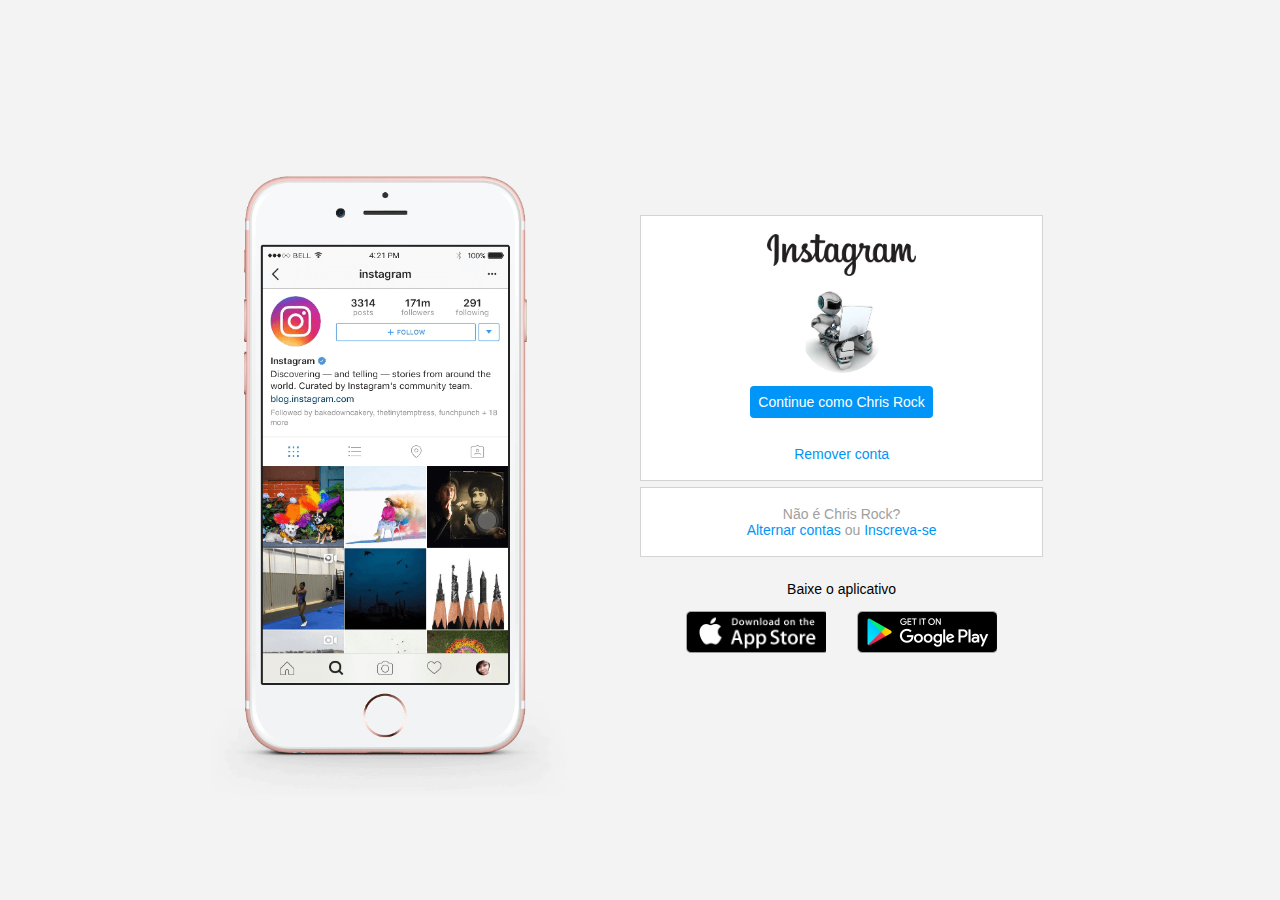
<file: Instagram-Clone-LoginContinue/index.html>
<!DOCTYPE html>
<html lang="en">
    <head>
        <meta charset="UTF-8">
        <meta http-equiv="X-UA-Compatible" content="IE=edge">
        <meta name="viewport" content="width=device-width, initial-scale=1.0">
        <link rel="stylesheet" href="estilo.css">
        <title>Login Instagram Clone</title>
    </head>
    <body>
        <main>
            <div class="instagram-wrapper">
                <div class="instagram-phone">
                    <img src="./img/instagram-celular.png" alt="Celular">
                </div>
                <div class="instagram-continue">
                    <div class="group">
                        <img class="instagram-logo" src="./img/instagram-logo.png" alt="Instagram Logo">
                        
                        <div class="profile-photo">
                            <img src="./img/perfil-instagram.jpg" alt="Foto do perfil">
                        </div>

                        <a href="#" class="instagram-login"> Continue como Chris Rock </a>
                        <a href="#" class="instagram-logout"> Remover conta </a>
                    </div> <!-- Final .group -->

                    <div class="group">
                        <p class="not-account">Não é Chris Rock? </p>
                        <p class="not-account">
                            <span class="link-blue"> Alternar contas </span>
                            ou
                            <span class="link-blue"> Inscreva-se </span>
                        </p>
                    </div> <!-- Final .group -->

                    <div class="get-the-app">
                        <p class="get-app"> Baixe o aplicativo </p>
                        <div class="download">
                            <a href="#" class="app-download"> </a>
                            <a href="#" class="app-download"> </a>
                        </div>
                    </div>

                </div> <!-- Final .instagram-continue -->
            </div> <!-- Final .instagram-wrapper -->
        </main>

    </body>
</html>
</file>
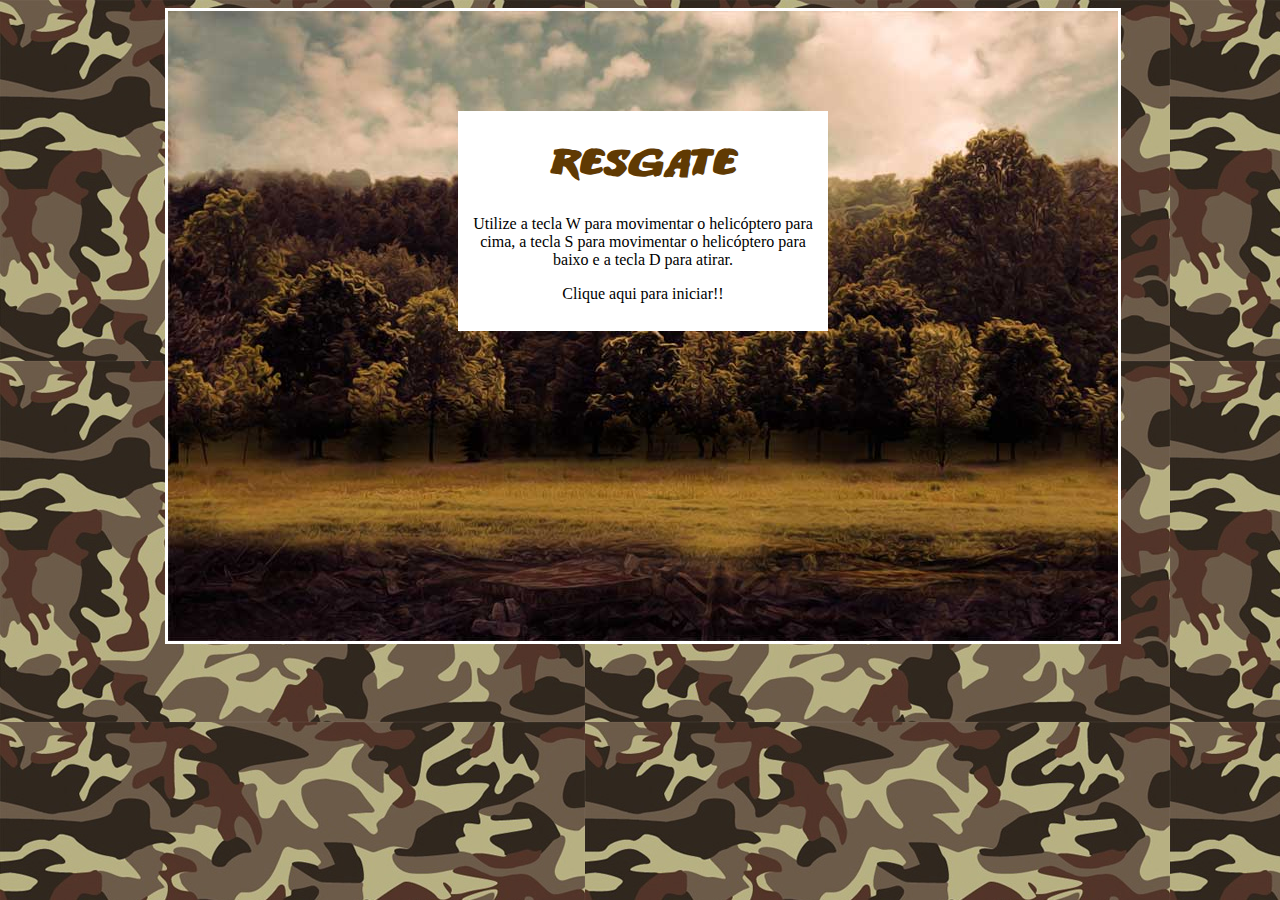
<file: JogoDeNaves-comJavaScript/index.html>
<!DOCTYPE html>
<html lang="pt-br">
	<head>
		<meta charset="utf-8">

		<link href="css/style.css" rel="stylesheet" type="text/css">
		<title>Resgate</title>

	</head>

	<body>
		<div id="container"> <!-- div container !-->

			<div id="fundoGame"> <!-- div fundoGame !-->
			
				<div id="inicio" onclick="start()"><h1> Resgate </h1> <!-- div inicio !-->
					<p>Utilize a tecla W para movimentar o helicóptero para cima, a tecla S para movimentar o helicóptero para baixo e a tecla D para atirar.</p>
					<p> Clique aqui para iniciar!! </p>
				</div> <!-- Fim da div inicio !-->

			</div> <!-- Fim da div fundoGame !-->

		</div> <!-- Fim da div container !-->

		<!-- Sons do jogo !-->
		<audio src="sons/som.mp3" preload="auto" id="somDisparo"></audio>
		<audio src="sons/explosao.mp3" preload="auto" id="somExplosao"></audio>
		<audio src="sons/musica_fundo.mp3" preload="auto" id="musica"></audio>
		<audio src="sons/gameover.mp3" preload="auto" id="somGameover"></audio>
		<audio src="sons/perdido.mp3" preload="auto" id="somPerdido"></audio>	
		<audio src="sons/resgate.mp3" preload="auto" id="somResgate"></audio>


		<script src="js/jquery-1.11.1.min.js" type="text/javascript"></script>
		<script src="js/scripts.js" type="text/javascript"></script> 
		<script type="text/javascript" src="js/jquery-collision.min.js"></script>

	</body>
</html>
</file>
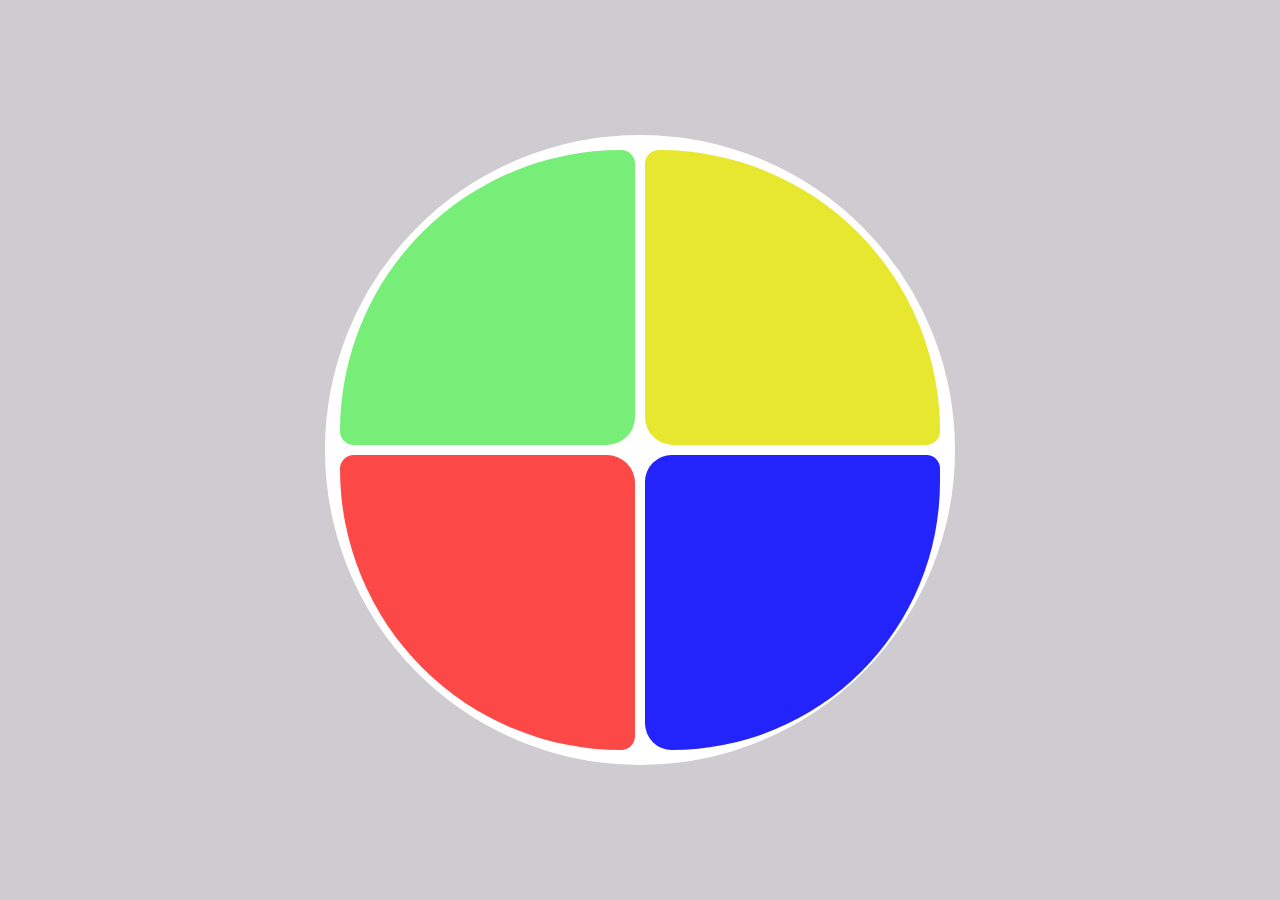
<file: JogoGenius/index.html>
<!DOCTYPE html>
<html lang="en">
    <head>
        <meta charset="UTF-8">
        <meta http-equiv="X-UA-Compatible" content="IE=edge">
        <meta name="viewport" content="width=device-width, initial-scale=1.0">
        <title> Jogo Genius </title>
        <link rel="stylesheet" href="style.css">
    </head>
    <body>
        <div class="main-game">
            <div class="genius">
                <div class="verde">
                     
                </div>
                <div class="amarelo">

                </div>
                <div class="azul">

                </div>
                <div class="vermelho">

                </div>
            </div>
        </div>

        <script src="main.js" type="text/javascript"> </script>
    </body>
</html>
</file>
<file: Instagram-Clone-LoginContinue/estilo.css>
* {
    padding: 0;
    margin: 0;
    box-sizing: border-box;
    text-decoration: none;
    font-family: sans-serif;
    font-size: 14px;
}

body{
    width: 100%;
    min-height: 100vh;
    background-color: rgb(243, 243, 243);
    margin: 0;
    padding: 0;
    display: flex;
    justify-content: center;
}

.instagram-wrapper {
        display: flex;
        align-items: center;
        justify-content: start;
        width: 100%;
        height: 100vh;
}

.instagram-phone {
    display: flex;
    align-items: center;
    justify-content: center;
    width: 50%;
}

.instagram-phone img {
    height: 50rem;
}

.instagram-continue {
    display: flex;
    align-items: center;
    justify-content: space-around;
    flex-direction: column;
    width: 40%;
    min-height: 34rem;
}

.group {
    display: flex;
    justify-content: space-between;
    align-items: center;
    flex-direction: column;
    background-color: white;
    width: 100%;
    padding: 1.3rem 0;
    border: 1px solid lightgray;
}

.group:nth-child(1) {
    min-height: 19rem;
}

.instagram-logo {
    height: 3rem;
}

.profile-photo {
    display: flex;
    justify-content: center;
    align-items: center;
    border-radius: 50%;
    overflow: hidden;
}

.profile-photo img {
    height: 6rem;
}

.instagram-login {
    background-color: #0095f6;
    color: white;
    padding: 8px;
    border-radius: 4px;
}

.instagram-logout {
    color: #0095f6;
    margin-top: 1rem;
}

.not-account {
    color: rgb(160, 160, 160);
}

.link-blue {
    color: #0095f6;
}

.get-the-app {
    display: flex;
    flex-direction: column;
    align-items: center;
    justify-content: center;
    width: 100%;
    padding: 1.3rem 0;
}

.download {
    display: flex;
    width: 100%;
    justify-content: space-evenly;
    align-items: center;
    padding: 1rem;
}

.app-download {
    height: 3rem;
    width: 10rem;
    background-size: cover;
}

.app-download:nth-child(1){
    background-image: url('./img/apple-button.png');
}

.app-download:nth-child(2){
    background-image: url('./img/googleplay-button.png');
}

/* *** Responsividade *** */
@media (max-width: 650px) {
    body{
        background-color: white;
    }

    .instagram-wrapper{
        width: 90%;
    }

    .instagram-phone {
        display: none;
    }
    .instagram-continue {
        width: 100%;
    }

    .group {   
        border: none;
    }
}


@media (max-width: 1000px){
    .instagram-wrapper {
        width: 95%;
        justify-content: center;
        margin: 2rem;
    }
    .instagram-phone {
        display: none;
    }
    .instagram-continue {
        width: 100%;
    }
}
</file>
<file: JogoDeNaves-comJavaScript/css/style.css>
@font-face {
	font-family: Titulo;
	src: url(../fonts/ANODETONOONE.TTF);
}

h1 {
	font-family: Titulo;
	font-size: 40px;
	color: #603A03;
}

body {
	background-image: url(../imgs/fundo.jpg);
}

#container {
	width: 950px;
	height: auto;
	position: relative;
	margin-left: auto;
	margin-right: auto;
}


#fundoGame {
	width: 950px;
	height: 630px;
	background-image: url(../imgs/fundo_game.jpg);
	border-color: #FFF;
	border-style: solid;
}

#jogador {
	width: 256px;
	height: 66px;
	position: absolute;
	left: 8px;
	top: 179px;
	background-image: url(../imgs/apache.png);
}

#inimigo1 {
	width: 256px;
	height: 66px;
	position: absolute;
	left: 689px;
	top: 253px;
	background-image: url(../imgs/inimigo1.png);
	
}

#inimigo2 {
	width: 165px;
	height: 70px;
	position: absolute;
	left: 775px;
	top: 447px;
	background-image: url(../imgs/inimigo2.png);
}

#amigo {
	width: 44px;
	height: 51px;
	position: absolute;
	left: 10px;
	top: 464px;
	background-image: url(../imgs/amigo.png);
}

#inicio {
	width: 350px;
	height: 200px;
	background-color: #FFF;
 	margin-left: auto;
    margin-right: auto;
 	margin-top: 100px;
	text-align: center;
	padding: 10px;

}

/* Animação do helicóptero do jogador (player) */
.anima1 {
	background-image: url(../imgs/helicoptero.png);
	animation: play .5s steps(2) infinite;
}

@keyframes play {
	from { background-position: 0px; }
	to { background-position: -512px; }
}
/* Final da animação do helicóptero do jogador */


/* Animação do helicóptero inimigo */
.anima2 {
    background-image: url(../imgs/inimigo1.png);
    animation: play .5s steps(2) infinite;
}
/* Final da animação do helicóptero inimigo */


/* Animação do amigo do jogador */
.anima3 {
	background-image: url(../imgs/amigo.png);
	animation: play2 .9s steps(12) infinite;
}

@keyframes play2 {
	from { background-position: 0px; }
	to { background-position: -528px; }
}
/* Final da animação do amigo do jogador */


#disparo {
	width: 50px;
	height: 8px;
	position: absolute;
	background-image: url(../imgs/disparo.png);
}


#explosao1 {
	width: 15px;
	height: 87px;
	position: absolute;
}

#explosao2 {
	width: 15px;
	height: 87px;
	position: absolute;
}

#explosao3 {
	width: 44px;
	height: 51px;
	position: absolute;
}

/* Animação de colisão/morte do amigo do jogador */
.anima4 {
	width: 44px;
	height: 51px;
	background-image: url(../imgs/amigo_explosao.png);
	animation: play3 .5s steps(7) infinite;
}

@keyframes play3 {
	from { background-position: 0px; }
	to { background-position: -308px; }
}
/* Final da Animação de colisão/morte do amigo do jogador */


#placar {
	width: 450px;
	height: 50px;
	position: absolute;
	left: 5px;
	top: 590px;
}

h2 {
	font-family: Titulo;
	font-size: 20px;
	color: #FFF
}


#energia {
	width: 140px;
	height: 38px;
	position: absolute;
	left: 750px;
	top: 7px;	
}
</file>
<file: JogoGenius/style.css>
body {
    margin: 0;
    background-color: rgb(206, 204, 209);
}

.main-game {
    height: 100vh;
    width: 100vw;
    display: flex;
    justify-content: center;
    align-items: center;
}

.genius {
    display: grid;
    grid-template-areas: 'verde amarelo'
                         'vermelho azul';
    grid-gap: 10px;
    border: 15px solid white;
    background-color: white;
    border-radius: 100%;
    width: 600px;
    height: 600px;
}

.verde {
    background-color: rgb(29, 226, 29);
    border-top-left-radius: 100%;
    border-bottom-right-radius: 10%;
    border-bottom-left-radius: 5%;
    border-top-right-radius: 5%;
    grid-area: verde;
}
.amarelo {
    background-color: rgb(231, 231, 47);
    border-top-right-radius: 100%;
    border-top-left-radius: 5%;
    border-bottom-right-radius: 5%;
    border-bottom-left-radius: 10%;
    grid-area: amarelo;
}
.azul {
    background-color: rgb(35, 35, 252);
    border-bottom-right-radius: 100%;
    border-top-left-radius: 10%;
    border-top-right-radius: 5%;
    border-bottom-left-radius: 10%;
    grid-area: azul;
}
.vermelho {
    background-color: rgb(253, 72, 72);
    border-bottom-left-radius: 100%;
    border-top-right-radius: 10%;
    border-bottom-right-radius: 5%;
    border-top-left-radius: 5%;
    grid-area: vermelho;
}

.selecionado {
    opacity: 0.6;
}
</file>
